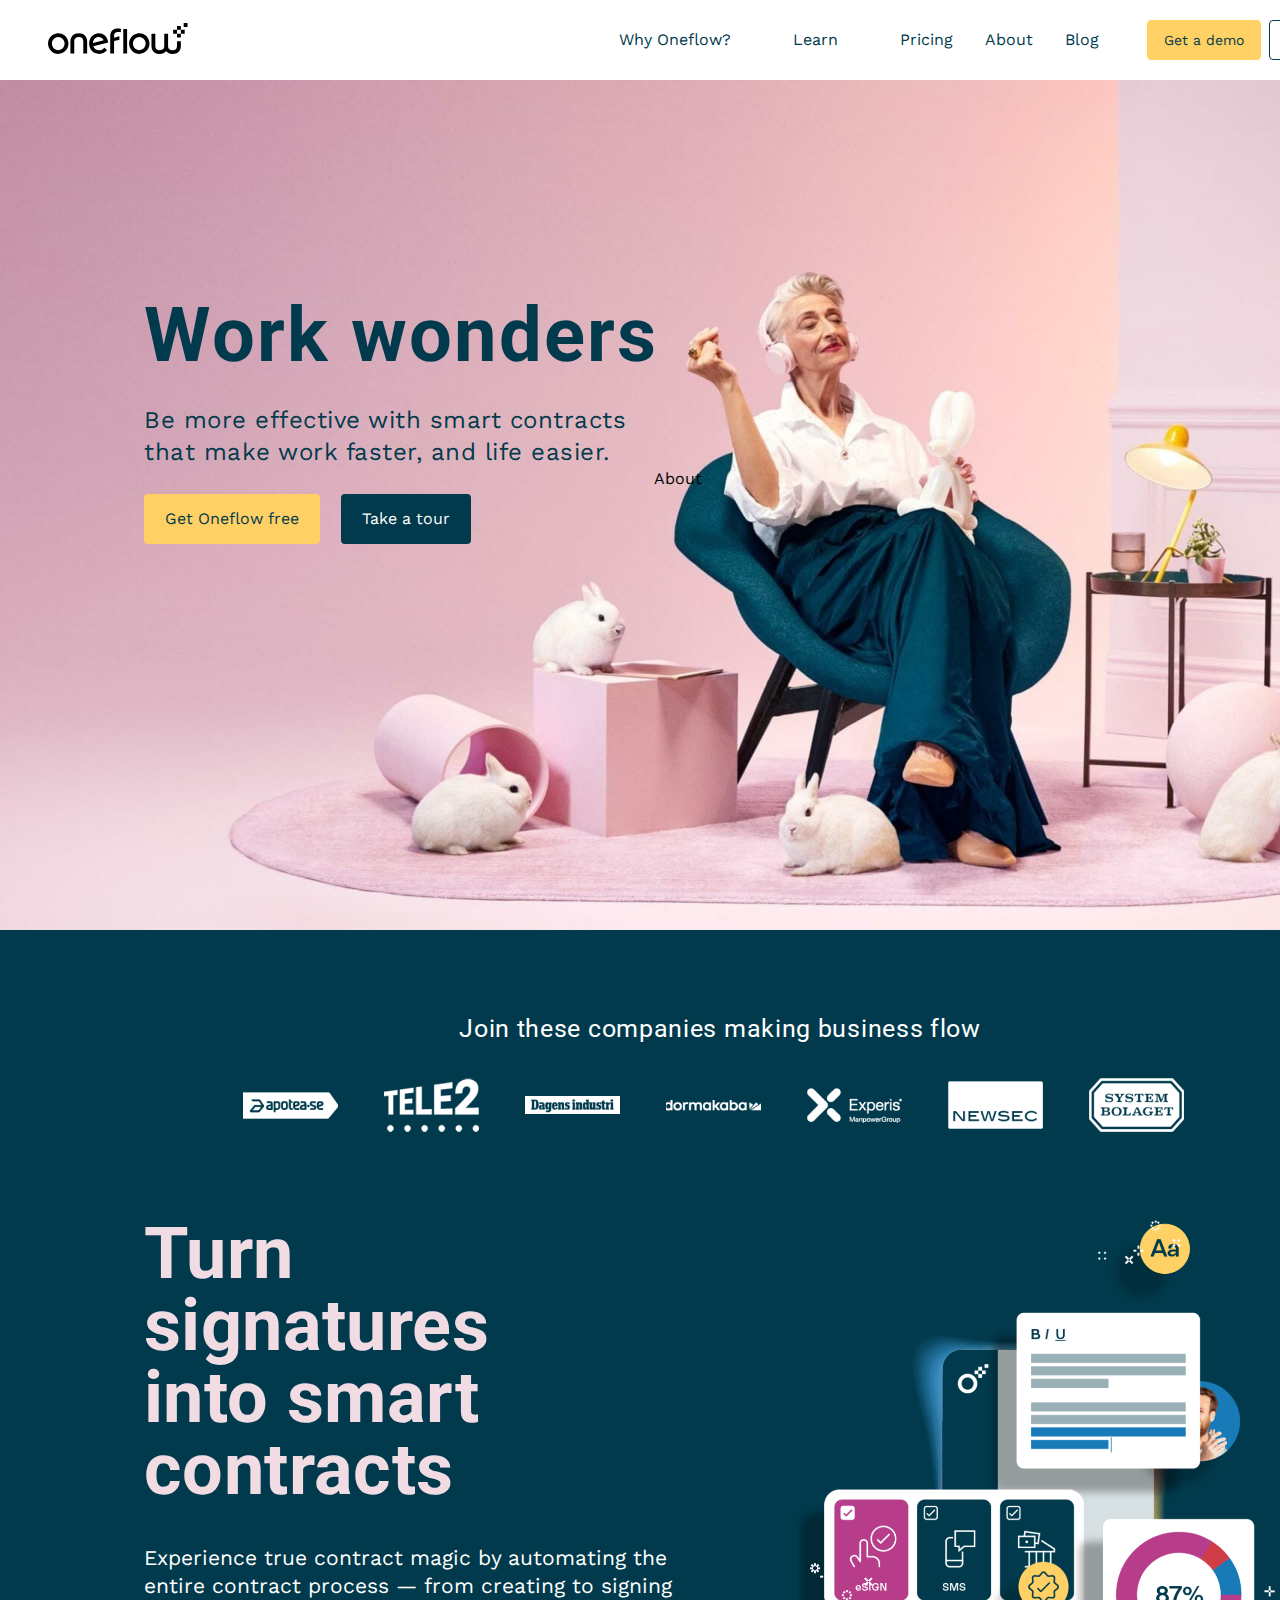
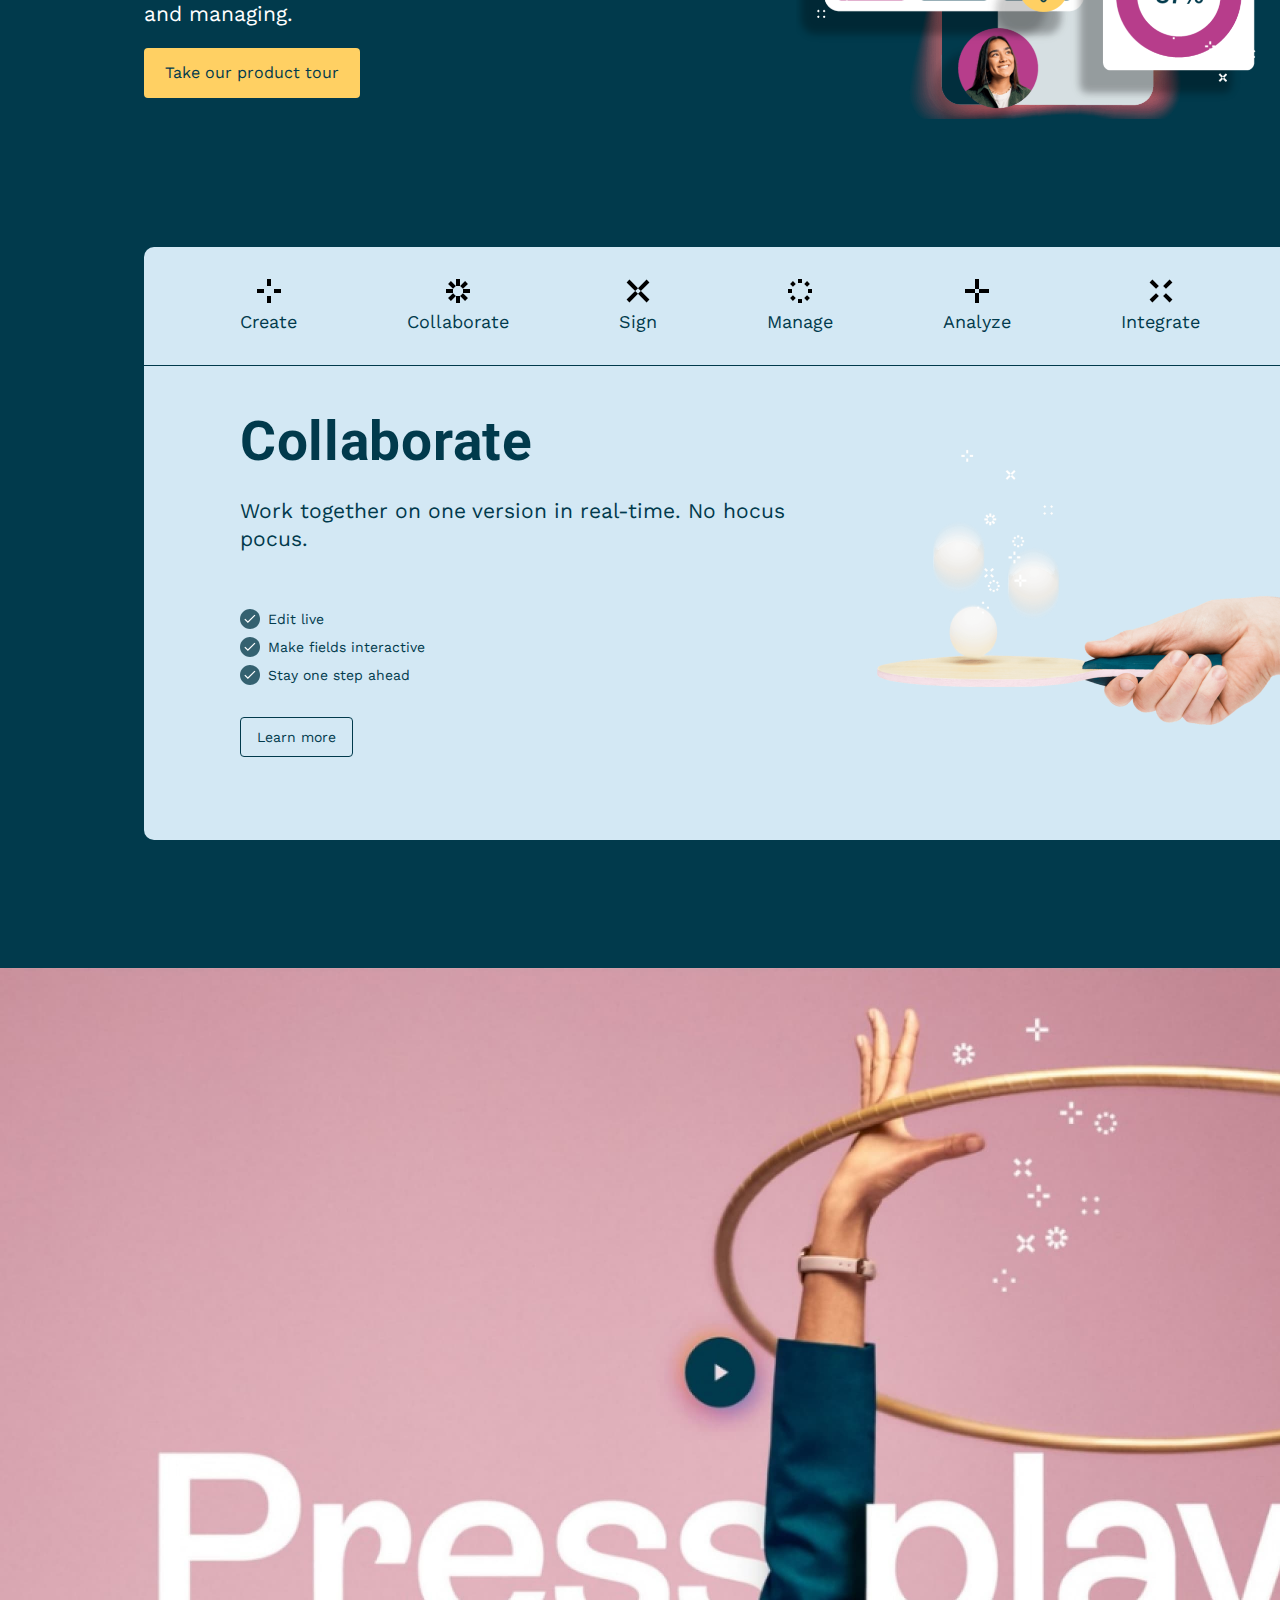
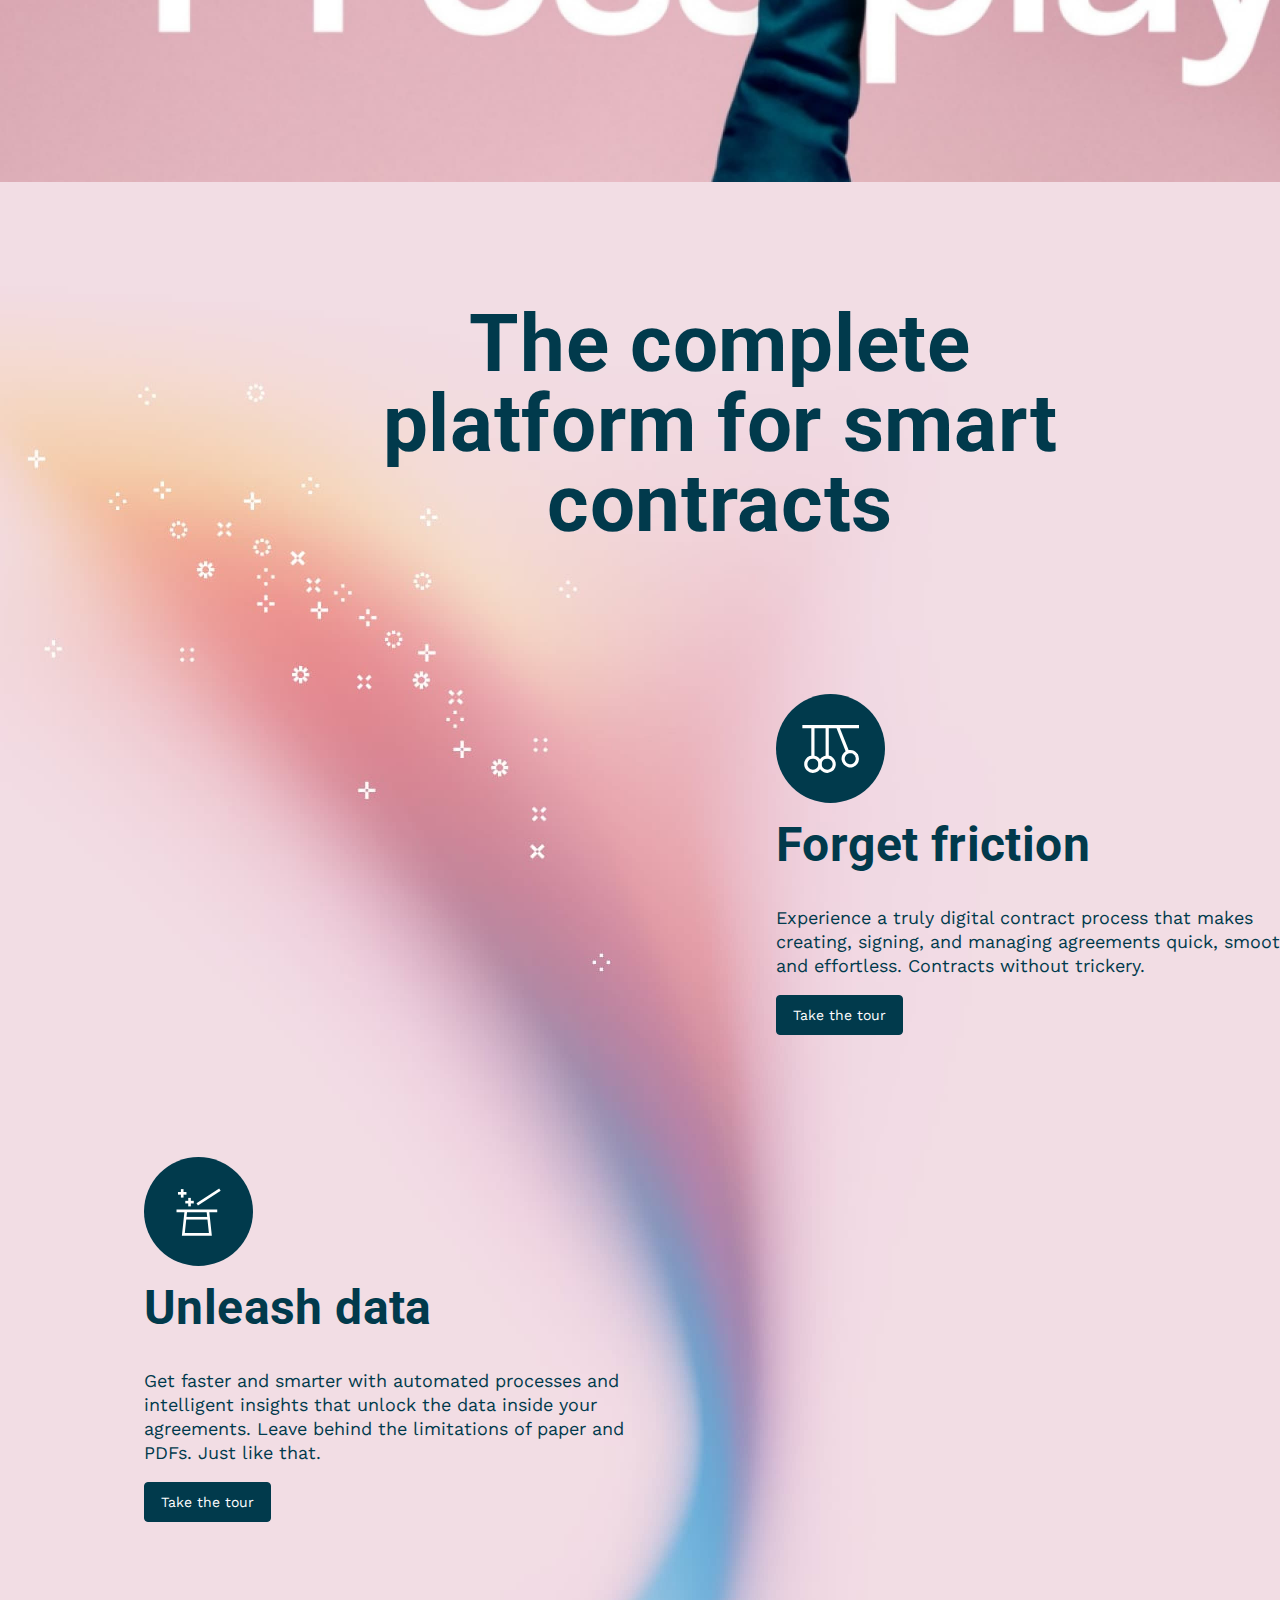
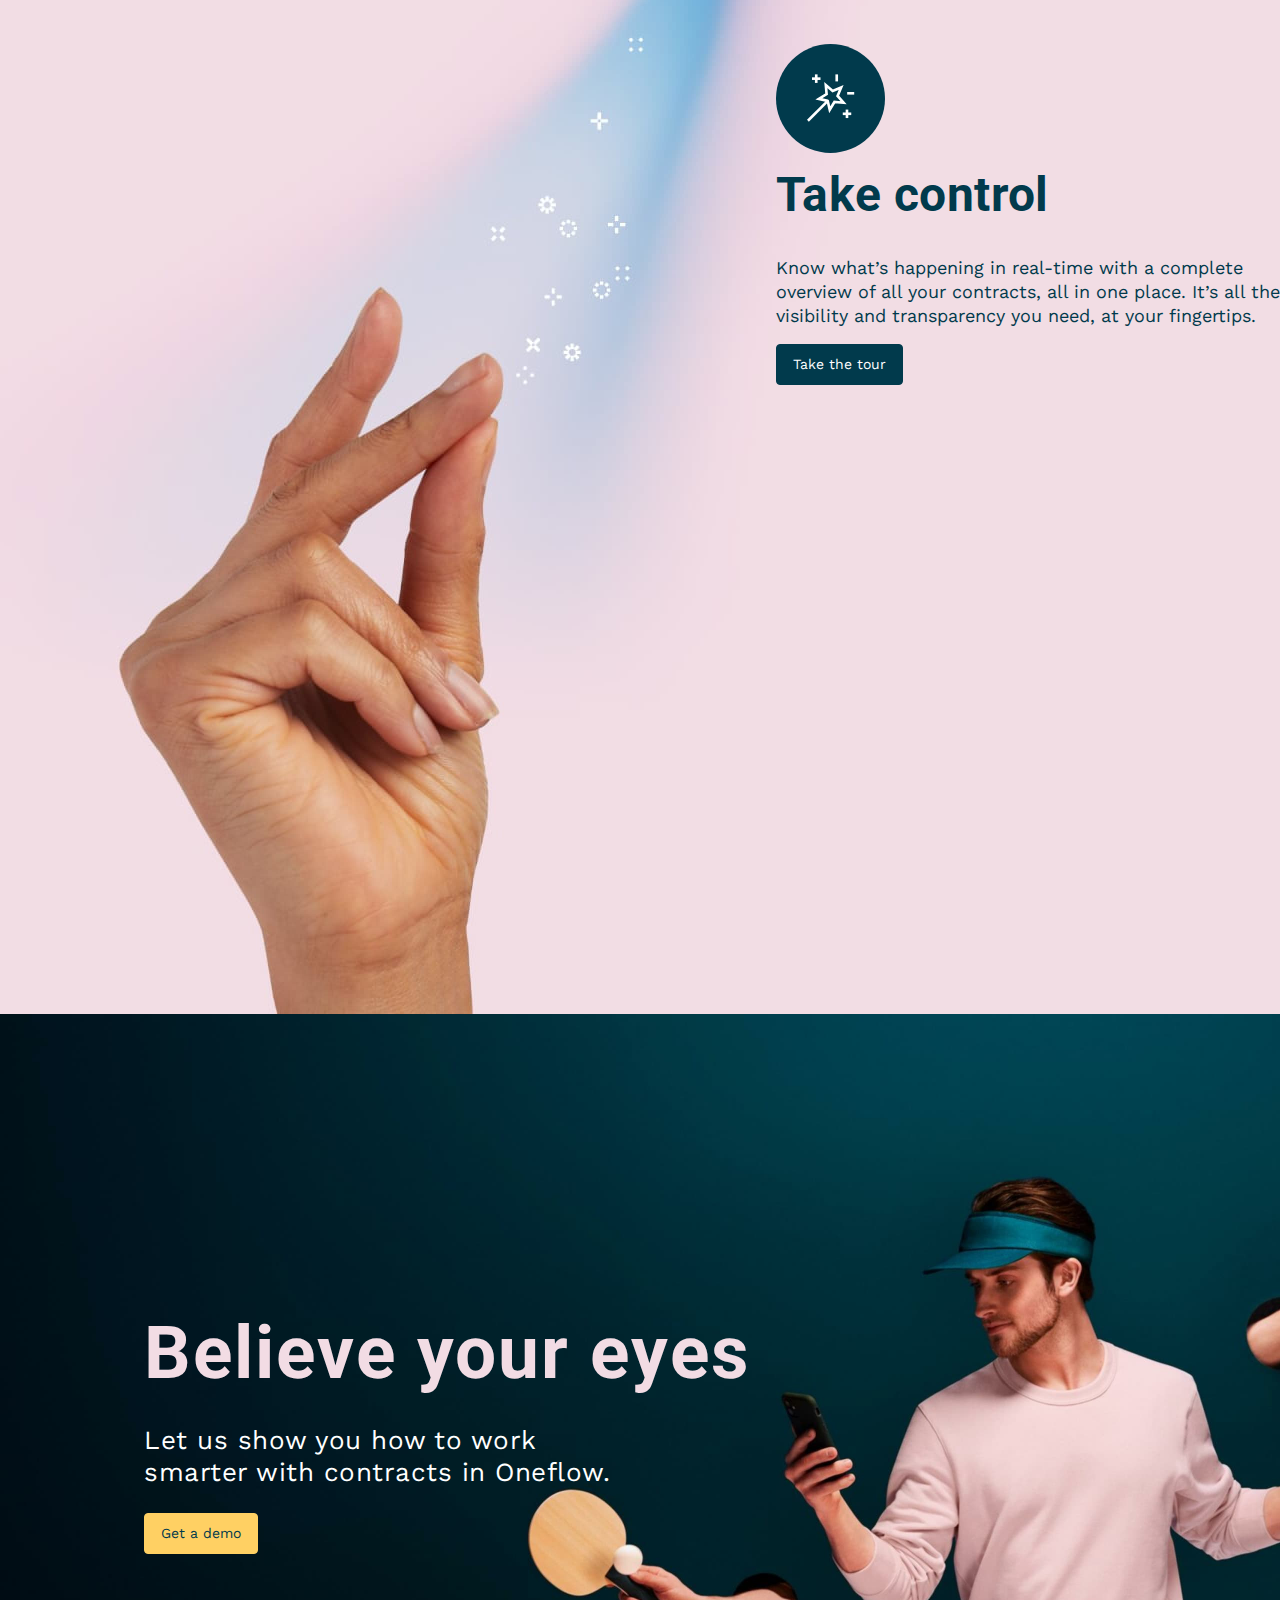
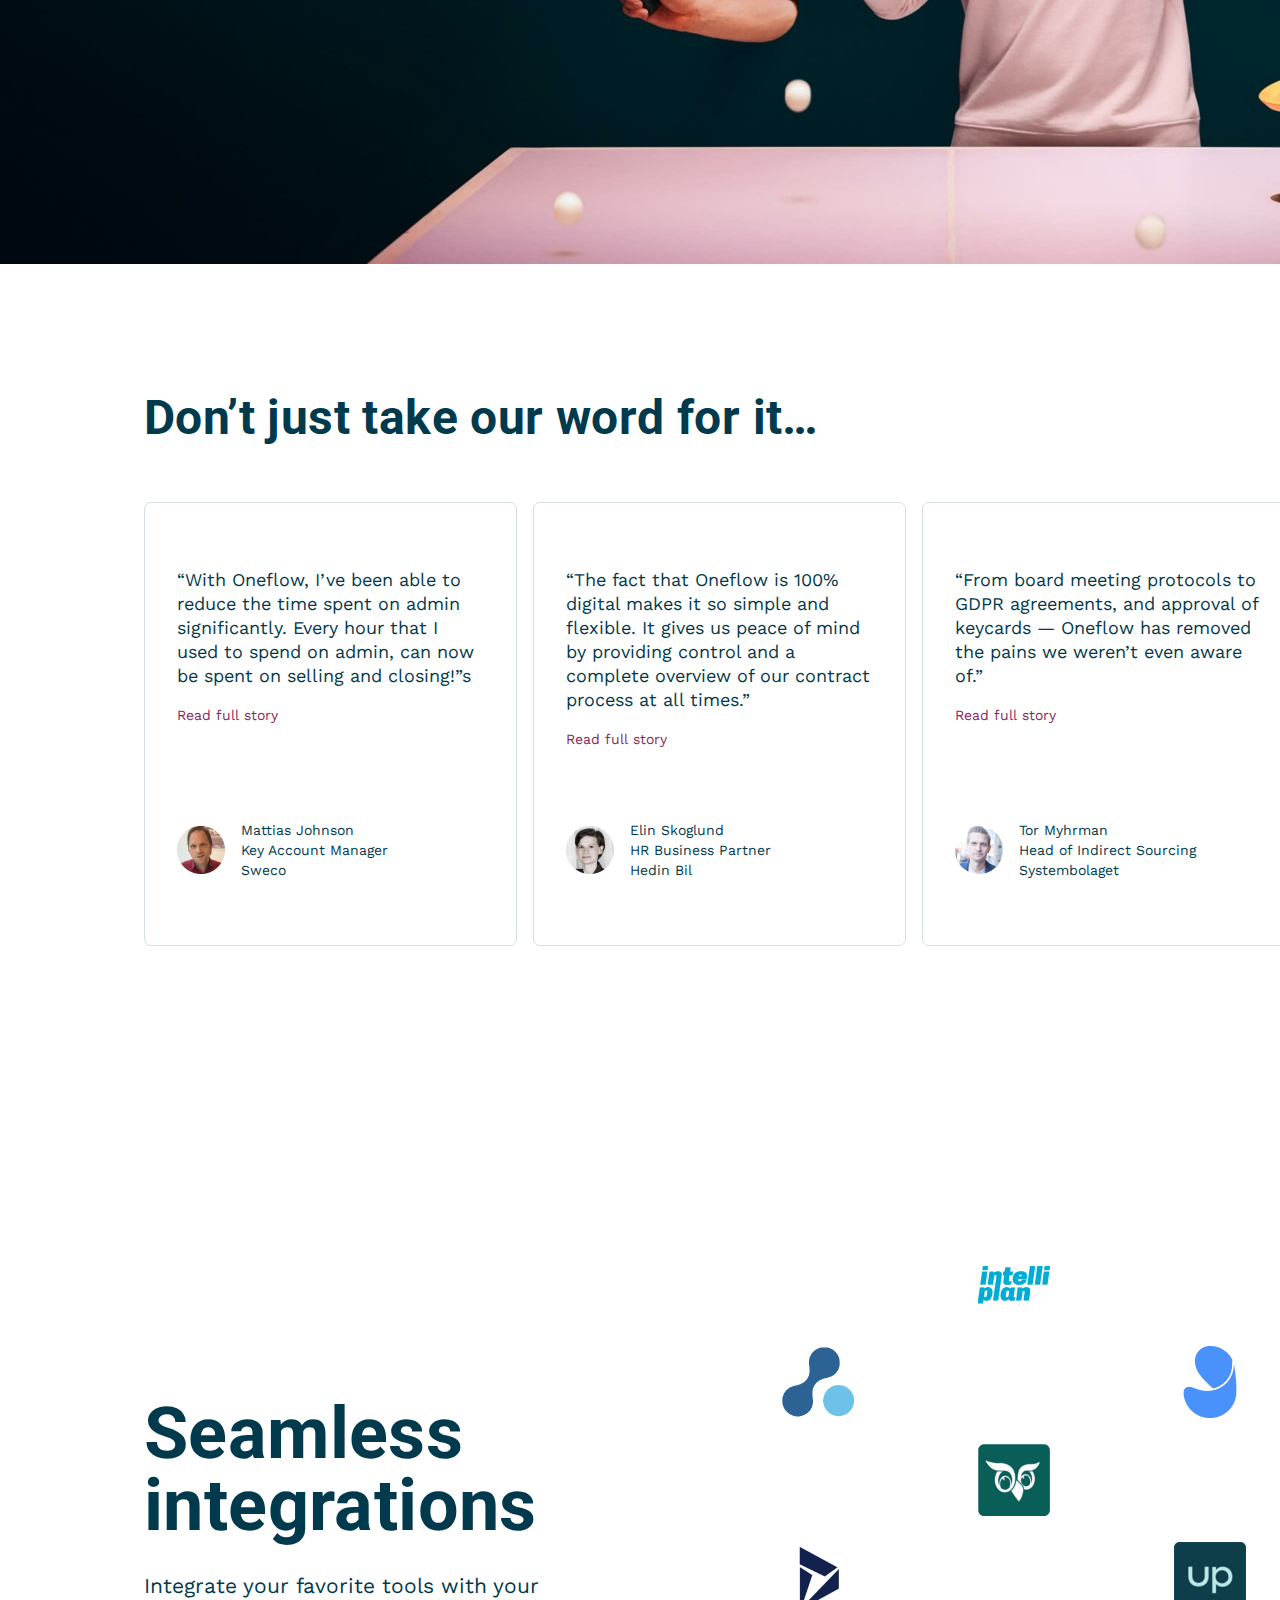
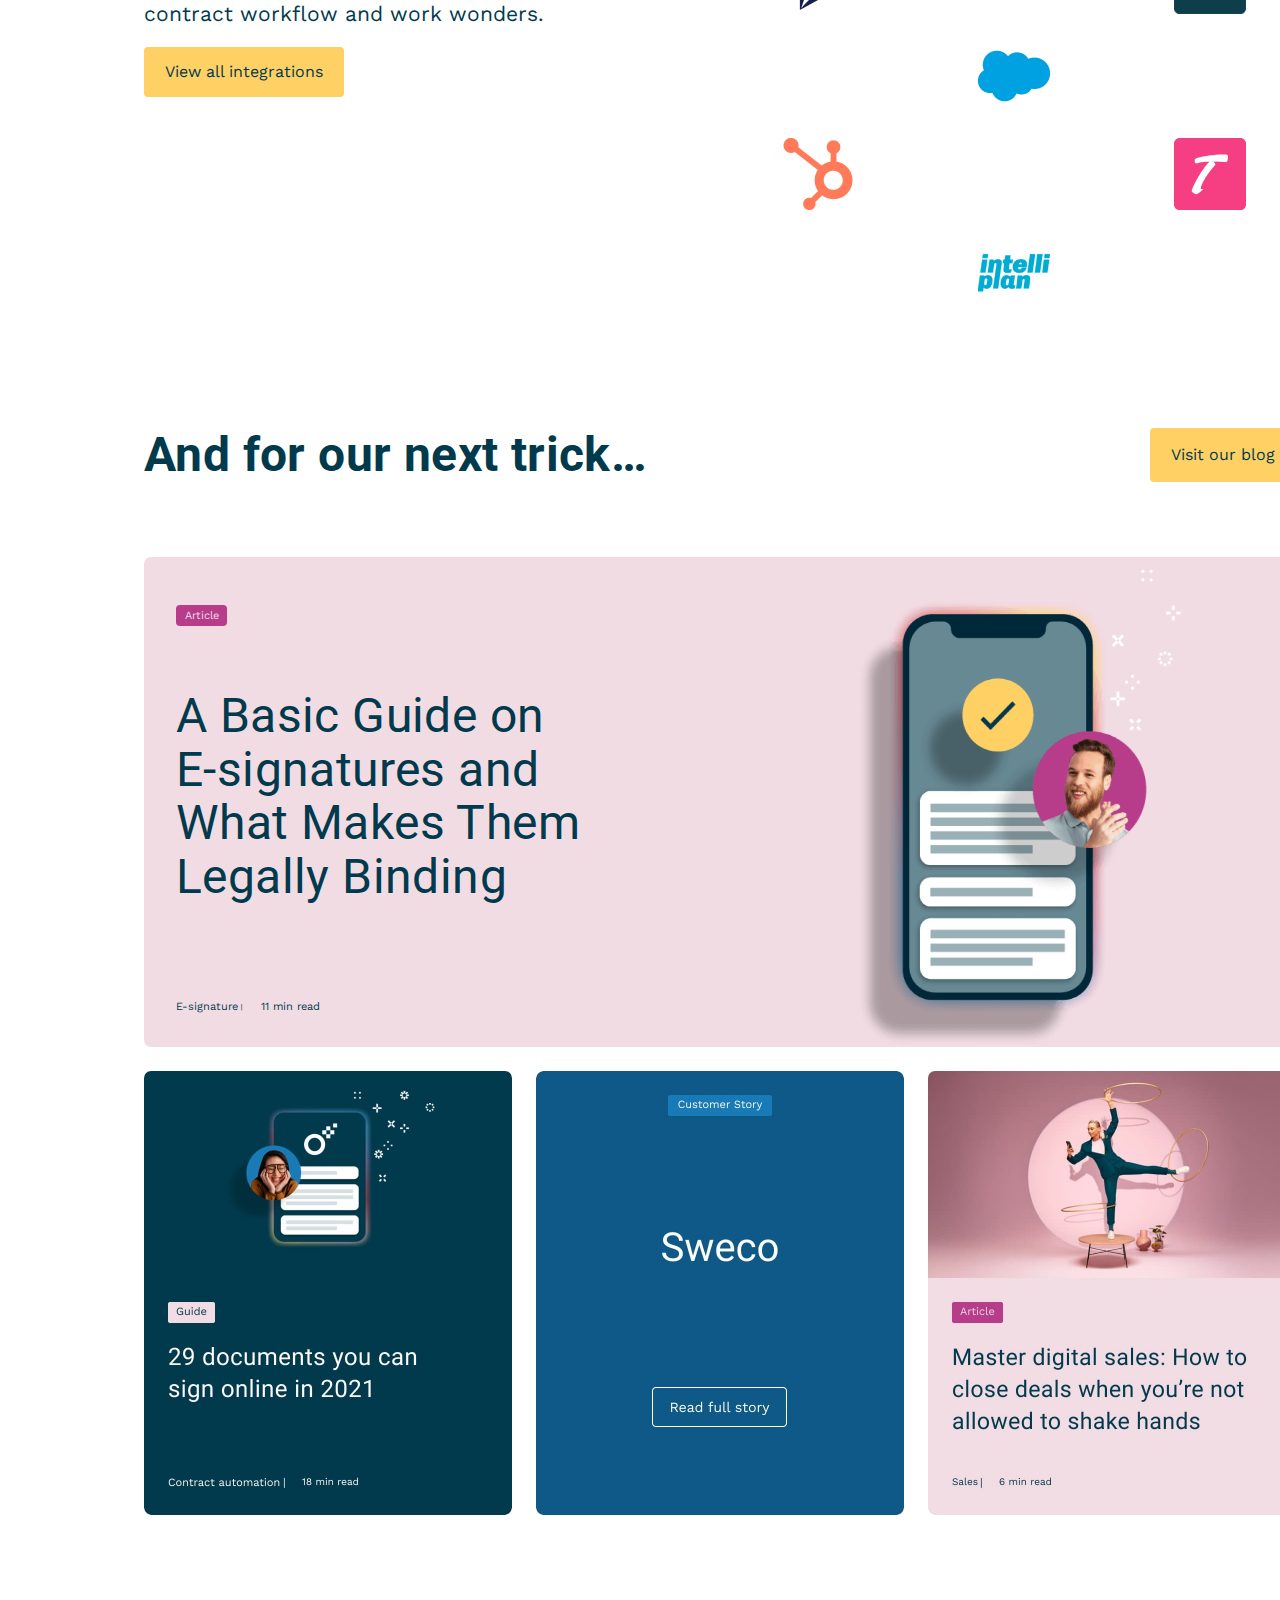
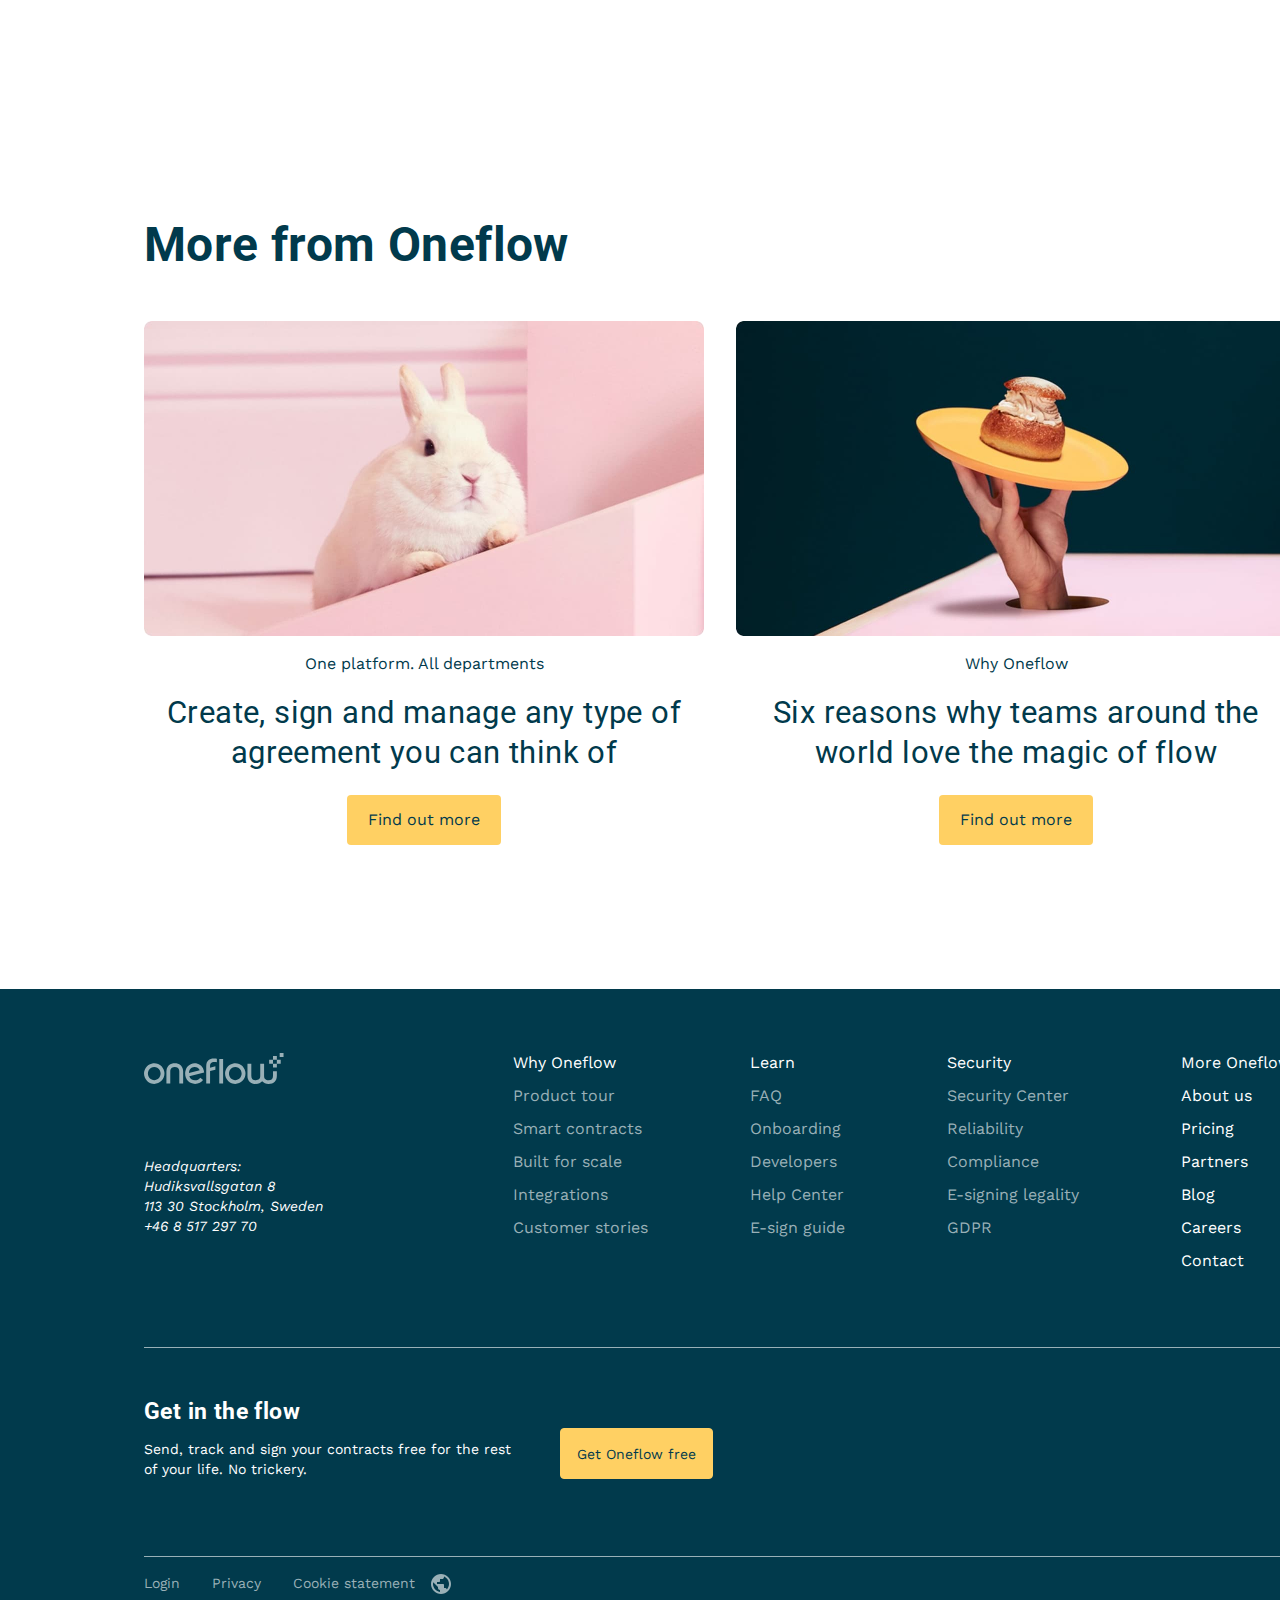
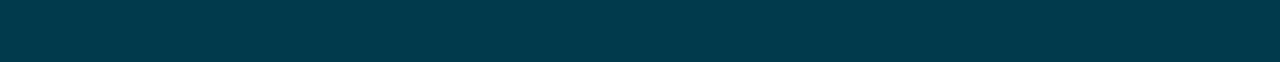
<file: index.html>
<!DOCTYPE html>
<html lang="en">
	<head>
		<meta charset="UTF-8" />
		<meta http-equiv="X-UA-Compatible" content="IE=edge" />
		<meta name="viewport" content="width=device-width, initial-scale=1.0" />
		<title>Oneflow</title>
		<link rel="preconnect" href="https://fonts.googleapis.com" />
		<link rel="preconnect" href="https://fonts.gstatic.com" crossorigin />
		<link
			href="https://fonts.googleapis.com/css2?family=Roboto:wght@400;700&family=Work+Sans&display=swap"
			rel="stylesheet"
		/>
		<link rel="stylesheet" href="./css/main.min.css" />
	</head>
	<body>
		<header>
			<div class="header">
				<a href="" class="logo">
					<svg class="header__logo" width="140" height="31"><use href="./images/sprite.svg#icon-logo"></use></svg>
				</a>
				<nav class="header__nav">
					<ul class="header__menu">
						<li class="header__item"><a href="" class="header__link">Why Oneflow?</a></li>
						<li class="header__item"><a href="" class="header__link">Learn</a></li>
						<li class="header__item"><a href="" class="header__link">Pricing</a></li>
						<li class="header__item"><a href="" class="header__link">About</a></li>
						<li class="header__item"><a href="" class="header__link">Blog</a></li>
					</ul>
				</nav>
				<button class="header__btn header__btn--demo">Get a demo</button>
				<button class="header__btn header__btn--login">Log in</button>

				<a class="header__earth" href="">
					<svg class="header__icon" width="20" height="20"><use href="./images/sprite.svg#icon-earth"></use></svg>
				</a>
			</div>
		</header>

		<section class="hero">
			<div class="container">
				<h1 class="hero__title">Work wonders</h1>
				<p class="hero__text">Be more effective with smart contracts that make work faster, and life easier.</p>
				<a href="" class="hero__link">About</a>
				<div class="hero__buttons">
					<button type="button" class="hero__btn">Get Oneflow free</button>
					<button type="button" class="hero__btn">Take a tour</button>
				</div>
			</div>
		</section>

		<section class="sign">
			<div class="container">
				<p class="sign__pretitle">Join these companies making business flow</p>
				<ul class="client-list">
					<li class="client-list__item">
						<img src="./images/vector2-1.png" alt="Company logo" class="client-list__img" />
					</li>
					<li class="client-list__item">
						<img src="./images/vector2-2.png" alt="Company logo" class="client-list__img" />
					</li>
					<li class="client-list__item">
						<img src="./images/vector2-3.png" alt="Company logo" class="client-list__img" />
					</li>
					<li class="client-list__item">
						<img src="./images/vector2-4.png" alt="Company logo" class="client-list__img" />
					</li>
					<li class="client-list__item">
						<img src="./images/vector2-5.png" alt="Company logo" class="client-list__img" />
					</li>
					<li class="client-list__item">
						<img src="./images/vector2-6.png" alt="Company logo" class="client-list__img" />
					</li>
					<li class="client-list__item">
						<img src="./images/vector2-7.png" alt="Company logo" class="client-list__img" />
					</li>
				</ul>
				<div class="sign__cover">
					<div class="sign__wrap">
						<h2 class="sign__title">Turn signatures into smart contracts</h2>
						<p class="sign__text">
							Experience true contract magic by automating the entire contract process — from creating to signing and
							managing.
						</p>
						<button class="sign__btn">Take our product tour</button>
					</div>
					<img src="./images/png3.png" alt="" width="500" />
				</div>
				<div class="collaborate">
					<ul class="collaborate-menu">
						<li class="collaborate-menu__item">
							<a href="" class="collaborate-menu__link">
								<svg class="collaborate-menu__icon" width="24" height="24">
									<use href="./images/sprite.svg#icon-collaborate-1"></use>
								</svg>
								<span class="collaborate-menu__subscribe">Create</span>
							</a>
						</li>
						<li class="collaborate-menu__item">
							<a href="" class="collaborate-menu__link">
								<svg class="collaborate-menu__icon" width="24" height="24">
									<use href="./images/sprite.svg#icon-collaborate-2"></use>
								</svg>
								<span class="collaborate-menu__subscribe">Collaborate</span>
							</a>
						</li>
						<li class="collaborate-menu__item">
							<a href="" class="collaborate-menu__link">
								<svg class="collaborate-menu__icon" width="24" height="24">
									<use href="./images/sprite.svg#icon-collaborate-3"></use>
								</svg>
								<span class="collaborate-menu__subscribe">Sign</span>
							</a>
						</li>
						<li class="collaborate-menu__item">
							<a href="" class="collaborate-menu__link">
								<svg class="collaborate-menu__icon" width="24" height="24">
									<use href="./images/sprite.svg#icon-collaborate-4"></use>
								</svg>
								<span class="collaborate-menu__subscribe">Manage</span>
							</a>
						</li>
						<li class="collaborate-menu__item">
							<a href="" class="collaborate-menu__link">
								<svg class="collaborate-menu__icon" width="24" height="24">
									<use href="./images/sprite.svg#icon-collaborate-5"></use>
								</svg>
								<span class="collaborate-menu__subscribe">Analyze</span>
							</a>
						</li>
						<li class="collaborate-menu__item">
							<a href="" class="collaborate-menu__link">
								<svg class="collaborate-menu__icon" width="24" height="24">
									<use href="./images/sprite.svg#icon-collaborate-6"></use>
								</svg>
								<span class="collaborate-menu__subscribe">Integrate</span>
							</a>
						</li>
					</ul>
					<div class="collaborate__cover">
						<div class="collaborate__wrap">
							<h2 class="collaborate__title">Collaborate</h2>
							<p class="collaborate__text">Work together on one version in real-time. No hocus pocus.</p>
							<ul class="collaborate__list">
								<li class="collaborate__item">
									<svg class="collaborate__icon" width="20" height="20">
										<use href="./images/sprite.svg#icon-collaborate-galo"></use>
									</svg>
									<a href="" class="collaborate__link">Edit live</a>
								</li>
								<li class="collaborate__item">
									<svg class="collaborate__icon" width="20" height="20">
										<use href="./images/sprite.svg#icon-collaborate-galo"></use>
									</svg>
									<a href="" class="collaborate__link">Make fields interactive</a>
								</li>
								<li class="collaborate__item">
									<svg class="collaborate__icon" width="20" height="20">
										<use href="./images/sprite.svg#icon-collaborate-galo"></use>
									</svg>
									<a href="" class="collaborate__link">Stay one step ahead</a>
								</li>
							</ul>
							<button type="button" class="collaborate__btn">Learn more</button>
						</div>
						<img src="./images/png-4.png" alt="" class="collaborate__img" width="420" />
					</div>
				</div>
			</div>
		</section>

		<section class="video-player"></section>

		<section class="platform">
			<div class="container">
				<h2 class="platform__title">The complete platform for smart contracts</h2>
				<div class="platform-card">
					<div class="platform-card__wrap">
						<div class="platform-card__icon-wrap">
							<svg class="platform-card__icon" width="57" height="48">
								<use href="./images/sprite.svg#icon-vector3-1"></use>
							</svg>
						</div>
						<h3 class="platform-card__title">Forget friction</h3>
						<p class="platform-card__text">
							Experience a truly digital contract process that makes creating, signing, and managing agreements quick,
							smooth, and effortless. Contracts without trickery.
						</p>
						<button class="platform-card__btn">Take the tour</button>
					</div>
				</div>
				<div class="platform-card">
					<div class="platform-card__wrap">
						<div class="platform-card__icon-wrap">
							<svg class="platform-card__icon" width="57" height="48">
								<use href="./images/sprite.svg#icon-vector3-2"></use>
							</svg>
						</div>
						<h3 class="platform-card__title">Unleash data</h3>
						<p class="platform-card__text">
							Get faster and smarter with automated processes and intelligent insights that unlock the data inside your
							agreements. Leave behind the limitations of paper and PDFs. Just like that.
						</p>
						<button class="platform-card__btn">Take the tour</button>
					</div>
				</div>
				<div class="platform-card">
					<div class="platform-card__wrap">
						<div class="platform-card__icon-wrap">
							<svg class="platform-card__icon" width="57" height="48">
								<use href="./images/sprite.svg#icon-vector3-3"></use>
							</svg>
						</div>
						<h3 class="platform-card__title">Take control</h3>
						<p class="platform-card__text">
							Know what’s happening in real-time with a complete overview of all your contracts, all in one place. It’s
							all the visibility and transparency you need, at your fingertips.
						</p>
						<button class="platform-card__btn">Take the tour</button>
					</div>
				</div>
			</div>
		</section>

		<section class="believe">
			<div class="container">
				<h2 class="believe__title">Believe your eyes</h2>
				<p class="believe__text">Let us show you how to work smarter with contracts in Oneflow.</p>
				<button type="button" class="believe__btn" id="dangerous-button">Get a demo</button>
			</div>
		</section>

		<section class="reviews">
			<div class="container">
				<h3 class="reviews__title">Don’t just take our word for it…</h3>
				<ul class="user-cards">
					<li class="user-cards__item">
						<p class="user-cards__text">
							“With Oneflow, I’ve been able to reduce the time spent on admin significantly. Every hour that I used to
							spend on admin, can now be spent on selling and closing!”s
						</p>
						<a href="" class="user-cards__link">Read full story</a>
						<div class="user-cards__signature">
							<img src="./images/user1.png" alt="" class="user-cards__img" />
							<p class="user-cards__name">
								Mattias Johnson
								<br />
								Key Account Manager
								<br />
								Sweco
							</p>
						</div>
					</li>
					<li class="user-cards__item">
						<p class="user-cards__text">
							“The fact that Oneflow is 100% digital makes it so simple and flexible. It gives us peace of mind by
							providing control and a complete overview of our contract process at all times.”
						</p>
						<a href="" class="user-cards__link">Read full story</a>
						<div class="user-cards__signature">
							<img src="./images/user2.png" alt="" class="user-cards__img" />
							<p class="user-cards__name">
								Elin Skoglund
								<br />
								HR Business Partner
								<br />
								Hedin Bil
							</p>
						</div>
					</li>
					<li class="user-cards__item">
						<p class="user-cards__text">
							“From board meeting protocols to GDPR agreements, and approval of keycards — Oneflow has removed the pains
							we weren’t even aware of.”
						</p>
						<a href="" class="user-cards__link">Read full story</a>
						<div class="user-cards__signature">
							<img src="./images/user3.png" alt="" class="user-cards__img" />
							<p class="user-cards__name">
								Tor Myhrman
								<br />
								Head of Indirect Sourcing
								<br />
								Systembolaget
							</p>
						</div>
					</li>
				</ul>
			</div>
		</section>

		<section class="integration">
			<div class="container">
				<div class="integration__cover">
					<div class="integration__wrap">
						<h2 class="integration__title">Seamless integrations</h2>
						<p class="integration__text">Integrate your favorite tools with your contract workflow and work wonders.</p>
						<button class="integration__btn">View all integrations</button>
					</div>
					<div class="grid">
						<div class="grid__box-1 grid__box"><img src="./images/grid-1.png" alt="" width="72" /></div>
						<div class="grid__box-2 grid__box"><img src="./images/grid-4.png" alt="" width="72" /></div>
						<div class="grid__box-3 grid__box"><img src="./images/grid-7.png" alt="" width="72" /></div>
						<div class="grid__box-4 grid__box"><img src="./images/grid-2.png" alt="" width="72" /></div>
						<div class="grid__box-5 grid__box"><img src="./images/grid-5.png" alt="" width="72" /></div>
						<div class="grid__box-6 grid__box"><img src="./images/grid-8.png" alt="" width="72" /></div>
						<div class="grid__box-7 grid__box"><img src="./images/grid-2.png" alt="" width="72" /></div>
						<div class="grid__box-8 grid__box"><img src="./images/grid-3.png" alt="" width="72" /></div>
						<div class="grid__box-9 grid__box"><img src="./images/grid-6.png" alt="" width="72" /></div>
						<div class="grid__box-10 grid__box"><img src="./images/grid-9.png" alt="" width="72" /></div>
					</div>
				</div>
			</div>
		</section>

		<section class="trick">
			<div class="container">
				<div class="trick__head">
					<h2 class="trick__title">And for our next trick…</h2>
					<button type="button" class="trick__btn">Visit our blog</button>
				</div>
				<div class="article">
					<div class="article__wrap">
						<button class="article__btn">Article</button>
						<h1 class="article__title">A Basic Guide on E-signatures and What Makes Them Legally Binding</h1>
						<p class="article__time">E-signature। &nbsp;&nbsp;&nbsp;11 min read</p>
					</div>
					<img src="./images/mobile-6.png" alt="" width="576" />
				</div>
				<ul class="trick__list">
					<li class="trick__item"><img src="./images/card-1.jpg" alt="" class="trick__img" width="368" /></li>
					<li class="trick__item"><img src="./images/card-2.jpg" alt="" class="trick__img" width="368" /></li>
					<li class="trick__item"><img src="./images/card-3.jpg" alt="" class="trick__img" width="368" /></li>
				</ul>
			</div>
		</section>

		<section class="oneflow">
			<div class="container">
				<h2 class="oneflow__title">More from Oneflow</h2>
				<ul class="oneflow__list">
					<li class="oneflow__item">
						<div class="oneflow-card">
							<img src="./images/8-rabbit.jpg" alt="" class="oneflow-card__img" />
							<p class="oneflow-card__pretitle">One platform. All departments</p>
							<p class="oneflow-card__subtitle">Create, sign and manage any type of agreement you can think of</p>
							<button class="oneflow-card__btn">Find out more</button>
						</div>
					</li>
					<li class="oneflow__item">
						<div class="oneflow-card">
							<img src="./images/8-cake.jpg" alt="" class="oneflow-card__img" />
							<p class="oneflow-card__pretitle">Why Oneflow</p>
							<p class="oneflow-card__subtitle">Six reasons why teams around the world love the magic of flow</p>
							<button class="oneflow-card__btn">Find out more</button>
						</div>
					</li>
				</ul>
			</div>
		</section>

		<footer class="footer">
			<div class="container">
				<div class="footer__head">
					<address>
						<a href="" class="logo">
							<svg class="footer__logo" width="140" height="31"><use href="./images/sprite.svg#icon-logo"></use></svg>
						</a>
						<p class="footer__address">
							Headquarters:
							<br />
							Hudiksvallsgatan 8
							<br />
							113 30 Stockholm, Sweden
							<br />
							+46 8 517 297 70
						</p>
					</address>
					<ul class="why__list">
						Why Oneflow
						<li class="why__item"><a href="" class="why__link">Product tour</a></li>
						<li class="why__item"><a href="" class="why__link">Smart contracts</a></li>
						<li class="why__item"><a href="" class="why__link">Built for scale</a></li>
						<li class="why__item"><a href="" class="why__link">Integrations</a></li>
						<li class="why__item"><a href="" class="why__link">Customer stories</a></li>
					</ul>
					<ul class="learn__list">
						Learn
						<li class="learn__item"><a href="" class="learn__link">FAQ</a></li>
						<li class="learn__item"><a href="" class="learn__link">Onboarding</a></li>
						<li class="learn__item"><a href="" class="learn__link">Developers</a></li>
						<li class="learn__item"><a href="" class="learn__link">Help Center</a></li>
						<li class="learn__item"><a href="" class="learn__link">E-sign guide</a></li>
					</ul>
					<ul class="security__list">
						Security
						<li class="security__item"><a href="" class="security__link">Security Center</a></li>
						<li class="security__item"><a href="" class="security__link">Reliability</a></li>
						<li class="security__item"><a href="" class="security__link">Compliance</a></li>
						<li class="security__item"><a href="" class="security__link">E-signing legality</a></li>
						<li class="security__item"><a href="" class="security__link">GDPR</a></li>
					</ul>
					<ul class="more__list">
						More Oneflow
						<li class="more__item"><a href="" class="more__link">About us</a></li>
						<li class="more__item"><a href="" class="more__link">Pricing</a></li>
						<li class="more__item"><a href="" class="more__link">Partners</a></li>
						<li class="more__item"><a href="" class="more__link">Blog</a></li>
						<li class="more__item"><a href="" class="more__link">Careers</a></li>
						<li class="more__item"><a href="" class="more__link">Contact</a></li>
					</ul>
				</div>
				<div class="footer__body">
					<h3 class="body__title">Get in the flow</h3>
					<div class="body__wrap">
						<p class="body__text">Send, track and sign your contracts free for the rest of your life. No trickery.</p>
						<button type="button" class="body__btn">Get Oneflow free</button>
					</div>
				</div>
				<div class="footer__tail">
					<ul class="tail__list">
						<li class="tail__item"><a href="" class="tail__link">Login</a></li>
						<li class="tail__item"><a href="" class="tail__link">Privacy</a></li>
						<li class="tail__item"><a href="" class="tail__link">Cookie statement</a></li>
						<li class="tail__item">
							<a href="" class="tail__link">
								<svg class="tail__logo" width="20" height="20"><use href="./images/sprite.svg#icon-earth"></use></svg>
							</a>
						</li>
					</ul>
				</div>
			</div>
		</footer>
		<script src="./js/easter.js"></script>
	</body>
</html>
</file>
<file: css/main.min.css>
body{color:#013a4c}.container{margin-left:auto;margin-right:auto;width:1440px;padding:0 144px}/*! modern-normalize v1.1.0 | MIT License | https://github.com/sindresorhus/modern-normalize */*,::before,::after{-webkit-box-sizing:border-box;box-sizing:border-box}html{line-height:1.15;-webkit-text-size-adjust:100%;-moz-tab-size:4;-o-tab-size:4;tab-size:4}body{margin:0;font-family:system-ui,-apple-system,"Segoe UI",Roboto,Helvetica,Arial,sans-serif,"Apple Color Emoji","Segoe UI Emoji"}hr{height:0;color:inherit}abbr[title]{-webkit-text-decoration:underline dotted;text-decoration:underline dotted}b,strong{font-weight:bolder}code,kbd,samp,pre{font-family:ui-monospace, SFMono-Regular, Consolas, "Liberation Mono", Menlo, monospace;font-size:1em}small{font-size:80%}sub,sup{font-size:75%;line-height:0;position:relative;vertical-align:baseline}sub{bottom:-0.25em}sup{top:-0.5em}table{text-indent:0;border-color:inherit}button,input,optgroup,select,textarea{font-family:inherit;font-size:100%;line-height:1.15;margin:0}button,select{text-transform:none}button,[type="button"],[type="reset"],[type="submit"]{-webkit-appearance:button}::-moz-focus-inner{border-style:none;padding:0}:-moz-focusring{outline:1px dotted ButtonText}:-moz-ui-invalid{box-shadow:none}legend{padding:0}progress{vertical-align:baseline}::-webkit-inner-spin-button,::-webkit-outer-spin-button{height:auto}[type="search"]{-webkit-appearance:textfield;outline-offset:-2px}::-webkit-search-decoration{-webkit-appearance:none}::-webkit-file-upload-button{-webkit-appearance:button;font:inherit}summary{display:list-item}h1,h2,h3,ul,li,p{margin:0;padding:0;list-style-type:none}a{display:block;text-decoration:none}img{display:block;max-width:100%;height:auto}button{margin:0;padding:0}header{height:80px}.header{display:-webkit-box;display:-ms-flexbox;display:flex;-webkit-box-align:center;-ms-flex-align:center;align-items:center;padding-left:48px;margin-left:auto;margin-right:auto;width:1440px}.header__nav{display:-webkit-box;display:-ms-flexbox;display:flex}.header__menu{display:-webkit-box;display:-ms-flexbox;display:flex;margin-left:431px}.header__item:nth-child(-n+2){margin-right:62px}.header__item:nth-last-child(-n+3){margin-right:32px}.header__item:last-child{margin-right:48px}.header__link{padding:30px 0;font-family:"Work Sans";font-style:normal;font-weight:400;font-size:16px;line-height:20px;color:#013a4c;-webkit-transition:color 300ms;transition:color 300ms}.header__link:hover{color:#ffd063}.header__btn--demo{padding:10px 16px;font-family:"Work Sans";font-size:14px;line-height:1.3;text-align:center;color:#013a4c;background-color:#ffd063;border:1px solid #ffd063;border-radius:4px;cursor:pointer;margin-right:8px;-webkit-transition:bacground-color 300ms, border 300ms;transition:bacground-color 300ms, border 300ms}.header__btn--demo:hover{background-color:transparent;border:1px solid #013a4c}.header__btn--login{padding:10px 16px;font-family:"Work Sans";font-size:14px;line-height:1.3;text-align:center;color:#013a4c;background-color:rgba(0,0,0,0);border:1px solid #013a4c;border-radius:4px;cursor:pointer;margin-right:48px;-webkit-transition:bacground-color 300ms, border 300ms;transition:bacground-color 300ms, border 300ms}.header__btn--login:hover{background-color:#ffd063;border:1px solid transparent}.header__earth{padding:28px 0}.header__earth:hover .header__icon{fill:red}.hero{margin-right:auto;margin-left:auto;max-width:1440px;width:100%;height:850px;padding:216px 0 296px;background-image:url(../images/background-1@2x.jpg);background-size:1440px 850px;background-position:center;background-repeat:no-repeat}.hero__title{font-family:"Roboto";font-size:76px;line-height:78px;letter-spacing:2px;color:#013a4c}.hero__text{width:491px;margin-top:31px;font-family:"Work Sans";font-size:24px;line-height:1.33;letter-spacing:0.5px;color:#013a4c}.hero__link{margin-left:510px;font-family:"Work Sans";font-size:16px;line-height:1.25;color:#000000}.hero__buttons{margin-top:5px}.hero__btn{padding:15px 21px;font-family:"Work Sans";font-size:16px;line-height:1.25;text-align:center;color:#013a4c;background-color:#ffd063;border-radius:4px;cursor:pointer;border:none}.hero__btn:last-child{margin-left:16px;padding:15px 21px;font-family:"Work Sans";font-size:16px;line-height:1.25;text-align:center;color:#fff;background-color:#013a4c;border-radius:4px;cursor:pointer;border:none}.sign{padding:80px 0 128px;width:1440px;margin-left:auto;margin-right:auto;background-color:#013a4c}.sign__pretitle{font-family:"Roboto";font-size:25px;line-height:1.52;text-align:center;letter-spacing:0.7px;color:#ffffff}.client-list{display:-webkit-box;display:-ms-flexbox;display:flex;-webkit-box-pack:center;-ms-flex-pack:center;justify-content:center;-webkit-box-align:center;-ms-flex-align:center;align-items:center;margin-top:24px}.client-list__item:not(:last-child){margin-right:32px}.client-list__img{margin-right:14px}.sign__cover{display:-webkit-box;display:-ms-flexbox;display:flex;-webkit-box-pack:justify;-ms-flex-pack:justify;justify-content:space-between;margin-top:80px}.sign__title{width:400px;font-family:"Roboto";font-size:72px;line-height:1;letter-spacing:0.4px;color:#f2dce4}.sign__text{width:528px;margin-top:38px;font-family:"Work Sans";font-size:21px;line-height:1.33;color:#ffffff}.sign__btn{margin-top:20px;padding:15px 21px;font-family:"Work Sans";font-size:16px;line-height:1.25;text-align:center;color:#013a4c;background-color:#ffd063;border-radius:4px;cursor:pointer;border:none}.collaborate{margin-top:128px;background-color:#d3e8f4;border-radius:10px}.collaborate-menu{display:-webkit-box;display:-ms-flexbox;display:flex;-webkit-box-pack:center;-ms-flex-pack:center;justify-content:center;border-bottom:1px solid #013a4c}.collaborate-menu__item:not(:last-child){margin-right:110px}.collaborate-menu__link{display:-webkit-box;display:-ms-flexbox;display:flex;-webkit-box-orient:vertical;-webkit-box-direction:normal;-ms-flex-direction:column;flex-direction:column;-webkit-box-pack:center;-ms-flex-pack:center;justify-content:center;padding:32px 0}.collaborate-menu__icon{margin:0 auto 7px}.collaborate-menu__subscribe{display:block;font-family:"Work Sans";font-size:18px;line-height:1.33;text-align:center;color:#013a4c}.collaborate__cover{display:-webkit-box;display:-ms-flexbox;display:flex;-webkit-box-pack:justify;-ms-flex-pack:justify;justify-content:space-between}.collaborate__wrap{padding:36px 0 80px 96px}.collaborate__title{font-family:"Roboto";font-weight:700;font-size:55px;line-height:1.45;letter-spacing:0.7px}.collaborate__text{width:545px;margin-top:15px;font-family:"Work Sans";font-size:21px;line-height:1.33}.collaborate__list{margin-top:56px}.collaborate__item{display:-webkit-box;display:-ms-flexbox;display:flex}.collaborate__item:not(:last-child){margin-bottom:8px}.collaborate__link{margin-left:8px;font-family:"Work Sans";font-size:14px;line-height:1.43;color:#013a4c}.collaborate__btn{margin-top:32px;padding:10px 16px;font-family:"Work Sans";font-size:14px;line-height:1.3;text-align:center;color:#013a4c;background-color:rgba(0,0,0,0);border:1px solid #013a4c;border-radius:4px;cursor:pointer}.collaborate__img{margin-top:56px}.video-player{width:1440px;height:814px;margin-left:auto;margin-right:auto;background-image:url(../images/background-2@2x.jpg);background-size:1440px 814px}.platform{height:2432px;width:1440px;margin-left:auto;margin-right:auto;background-image:url(../images/background-3@2x.jpg);background-size:1440px 2432px}.platform__title{width:830px;margin-left:auto;margin-right:auto;padding-top:122px;margin-bottom:150px;font-family:"Roboto";font-weight:700;font-size:80px;line-height:1;text-align:center;letter-spacing:0.7px}.platform-card:nth-child(2)>.platform-card__wrap{margin-left:auto}.platform-card:last-child>.platform-card__wrap{margin-left:auto}.platform-card:not(:last-child){margin-bottom:90px}.platform-card__wrap{width:520px}.platform-card__icon-wrap{width:109px;height:109px;border-radius:50%;background-color:#013a4c;display:-webkit-box;display:-ms-flexbox;display:flex;-webkit-box-pack:center;-ms-flex-pack:center;justify-content:center;-webkit-box-align:center;-ms-flex-align:center;align-items:center}.platform-card__title{margin-top:15px;font-family:"Roboto";font-weight:700;font-size:48px;line-height:1.12;letter-spacing:0.4px}.platform-card__text{width:520px;margin-top:34px;font-family:"Work Sans";font-size:18px;line-height:1.33}.platform-card__btn{margin-top:17px;margin-bottom:32px;padding:10px 16px;font-family:"Work Sans";font-size:14px;line-height:1.3;text-align:center;color:#fff;background-color:#013a4c;border:1px solid #013a4c;border-radius:4px;cursor:pointer}.believe{height:850px;width:1440px;margin-left:auto;margin-right:auto;padding:300px 0;background-image:url(../images/background-4@2x.jpg);background-size:1440px 850px}.believe__title{font-family:"Roboto";font-weight:700;font-size:73px;line-height:1.07;letter-spacing:2px;color:#f2dce4}.believe__text{width:470px;margin-top:32px;font-family:"Work Sans";font-size:26px;line-height:1.23;letter-spacing:0.5px;color:#ffffff}.believe__btn{margin-top:25px;padding:10px 16px;font-family:"Work Sans";font-size:14px;line-height:1.3;text-align:center;color:#013a4c;background-color:#ffd063;border:1px solid #ffd063;border-radius:4px;cursor:pointer}.reviews{padding-top:127px;padding-bottom:102px}.reviews__title{font-family:"Roboto";font-size:48px;line-height:1.12;letter-spacing:0.4px}.user-cards{margin-top:57px;display:-webkit-box;display:-ms-flexbox;display:flex}.user-cards__item{display:-webkit-box;display:-ms-flexbox;display:flex;-webkit-box-orient:vertical;-webkit-box-direction:normal;-ms-flex-direction:column;flex-direction:column;height:444px;width:373px;padding:65px 32px;border-radius:7px;border:1px solid #d6dfe2}.user-cards__item:not(:last-child){margin-right:16px}.user-cards__text{font-family:"Work Sans";font-size:18px;line-height:1.33}.user-cards__link{margin-top:18px;font-family:"Work Sans";font-size:14px;line-height:1.3;color:#89285b}.user-cards__signature{display:-webkit-box;display:-ms-flexbox;display:flex;-webkit-box-align:center;-ms-flex-align:center;align-items:center;margin-top:auto}.user-cards__img{width:48px;height:48px}.user-cards__name{margin-left:16px;font-family:"Work Sans";font-size:14px;line-height:1.43}.integration{padding:150px 0 70px}.integration__cover{display:-webkit-box;display:-ms-flexbox;display:flex}.integration__wrap{margin-top:200px}.integration__title{font-family:"Roboto";font-size:72px;line-height:1;letter-spacing:0.4px}.integration__text{width:400px;margin-top:30px;font-family:"Work Sans";font-size:21px;line-height:1.33}.integration__btn{margin-top:19px;padding:15px 21px;font-family:"Work Sans";font-size:16px;line-height:1.25;text-align:center;color:#013a4c;background-color:#ffd063;border-radius:4px;cursor:pointer;border:none}.grid{width:564px;display:-ms-grid;display:grid;-ms-grid-columns:(1fr)[6];grid-template-columns:repeat(6, 1fr);-ms-grid-rows:(1fr)[8];grid-template-rows:repeat(8, 1fr);grid-column-gap:24px;grid-row-gap:24px}.grid__box{display:-webkit-box;display:-ms-flexbox;display:flex;-webkit-box-pack:center;-ms-flex-pack:center;justify-content:center;-webkit-box-align:center;-ms-flex-align:center;align-items:center}.grid__box-1{width:172px;height:172px;-ms-grid-row:2;-ms-grid-row-span:2;-ms-grid-column:1;-ms-grid-column-span:2;grid-area:2 / 1 / 4 / 3}.grid__box-2{width:172px;height:172px;-ms-grid-row:4;-ms-grid-row-span:2;-ms-grid-column:1;-ms-grid-column-span:2;grid-area:4 / 1 / 6 / 3}.grid__box-3{width:172px;height:172px;-ms-grid-row:6;-ms-grid-row-span:2;-ms-grid-column:1;-ms-grid-column-span:2;grid-area:6 / 1 / 8 / 3}.grid__box-4{width:172px;height:172px;-ms-grid-row:1;-ms-grid-row-span:2;-ms-grid-column:3;-ms-grid-column-span:2;grid-area:1 / 3 / 3 / 5}.grid__box-5{width:172px;height:172px;-ms-grid-row:3;-ms-grid-row-span:2;-ms-grid-column:3;-ms-grid-column-span:2;grid-area:3 / 3 / 5 / 5}.grid__box-6{width:172px;height:172px;-ms-grid-row:5;-ms-grid-row-span:2;-ms-grid-column:3;-ms-grid-column-span:2;grid-area:5 / 3 / 7 / 5}.grid__box-7{width:172px;height:172px;-ms-grid-row:7;-ms-grid-row-span:2;-ms-grid-column:3;-ms-grid-column-span:2;grid-area:7 / 3 / 9 / 5}.grid__box-8{width:172px;height:172px;-ms-grid-row:2;-ms-grid-row-span:2;-ms-grid-column:5;-ms-grid-column-span:2;grid-area:2 / 5 / 4 / 7}.grid__box-9{width:172px;height:172px;-ms-grid-row:4;-ms-grid-row-span:2;-ms-grid-column:5;-ms-grid-column-span:2;grid-area:4 / 5 / 6 / 7}.grid__box-10{width:172px;height:172px;-ms-grid-row:6;-ms-grid-row-span:2;-ms-grid-column:5;-ms-grid-column-span:2;grid-area:6 / 5 / 8 / 7}.trick{padding-bottom:48px}.trick__head{display:-webkit-box;display:-ms-flexbox;display:flex;-webkit-box-pack:justify;-ms-flex-pack:justify;justify-content:space-between}.trick__title{font-family:"Roboto";font-weight:700;font-size:48px;line-height:1.12;letter-spacing:0.4px}.trick__btn{padding:15px 21px;font-family:"Work Sans";font-size:16px;line-height:1.25;text-align:center;color:#013a4c;background-color:#ffd063;border-radius:4px;cursor:pointer;border:none}.article{display:-webkit-box;display:-ms-flexbox;display:flex;-webkit-box-pack:justify;-ms-flex-pack:justify;justify-content:space-between;margin-top:75px;background-color:#f2dce4;border-radius:7px}.article__wrap{padding:48px 0 32px 32px}.article__btn{width:51px;height:21px;font-family:"Work Sans";font-size:11px;line-height:1;color:#f2dce4;background-color:#b73d8b;border:none;border-radius:4px;cursor:pointer}.article__title{width:420px;margin-top:63px;font-family:"Roboto";font-weight:400;font-size:48px;line-height:1.12;letter-spacing:0.4px}.article__time{margin-top:95px;font-family:"Work Sans";font-size:11px;line-height:1.45}.trick__list{display:-webkit-box;display:-ms-flexbox;display:flex;margin-top:24px}.trick__item:not(:last-child){margin-right:24px}.trick__img{border-radius:7px}.oneflow{padding:255px 0 144px}.oneflow__title{font-family:"Roboto";font-weight:700;font-size:48px;line-height:1.12;letter-spacing:0.4px}.oneflow__list{display:-webkit-box;display:-ms-flexbox;display:flex;margin-top:49px}.oneflow__item:not(:last-child){margin-right:32px}.oneflow-card__img{border-radius:7px}.oneflow-card__pretitle{margin-top:18px;font-family:"Work Sans";font-size:16px;line-height:1.25;text-align:center}.oneflow-card__subtitle{margin-top:19px;font-family:"Roboto";font-size:31px;line-height:1.3;text-align:center;letter-spacing:0.4px}.oneflow-card__btn{display:block;margin:22px auto 0;padding:15px 21px;font-family:"Work Sans";font-size:16px;line-height:1.25;text-align:center;color:#013a4c;background-color:#ffd063;border-radius:4px;cursor:pointer;border:none}.footer{padding:64px 0;background-color:#013a4c}.footer__head{display:-webkit-box;display:-ms-flexbox;display:flex;height:295px;border-bottom:1px solid #99b0b7}.footer__logo{fill:#99b0b7}.footer__address{margin-top:67px;margin-right:190px;font-family:"Work Sans";font-size:14px;line-height:1.43;color:#ffffff}.why__list{margin-right:102px;font-family:"Work Sans";font-size:16px;line-height:1.25;color:#ffffff}.why__item{margin-top:13px}.why__link{font-family:"Work Sans";font-size:16px;line-height:1.25;color:#99b0b7}.learn__list{margin-right:102px;font-family:"Work Sans";font-size:16px;line-height:1.25;color:#ffffff}.learn__item{margin-top:13px}.learn__link{font-family:"Work Sans";font-size:16px;line-height:1.25;color:#99b0b7}.security__list{margin-right:102px;font-family:"Work Sans";font-size:16px;line-height:1.25;color:#ffffff}.security__item{margin-top:13px}.security__link{font-family:"Work Sans";font-size:16px;line-height:1.25;color:#99b0b7}.more__list{font-family:"Work Sans";font-size:16px;line-height:1.25;color:#ffffff}.more__item{margin-top:13px}.more__link{font-family:"Work Sans";font-size:16px;line-height:1.25;color:#ffffff}.footer__body{height:209px;padding:48px 0 80px;border-bottom:1px solid #99b0b7}.body__title{font-family:"Roboto";font-size:23px;line-height:1.4;letter-spacing:0.4px;color:#ffffff}.body__wrap{display:-webkit-box;display:-ms-flexbox;display:flex}.body__text{width:368px;margin-top:11px;font-family:"Work Sans";font-size:14px;line-height:1.43;color:#ffffff}.body__btn{margin-left:48px;padding:10px 16px;font-family:"Work Sans";font-size:14px;line-height:1.3;text-align:center;color:#013a4c;background-color:#ffd063;border:1px solid #ffd063;border-radius:4px;cursor:pointer}.footer__tail{padding-top:17px}.tail__list{display:-webkit-box;display:-ms-flexbox;display:flex}.tail__item:nth-child(-n+2){margin-right:32px}.tail__item:nth-child(3){margin-right:16px}.tail__link{font-family:"Work Sans";font-size:14px;line-height:1.3;color:#99b0b7}.tail__logo{fill:#99b0b7}h1,h2,h3,ul,li,p{margin:0;padding:0;list-style-type:none}a{display:block;text-decoration:none}img{display:block;max-width:100%;height:auto}button{margin:0;padding:0}h1,h2,h3,ul,li,p{margin:0;padding:0;list-style-type:none}a{display:block;text-decoration:none}img{display:block;max-width:100%;height:auto}button{margin:0;padding:0}
/*# sourceMappingURL=main.min.css.map */
</file>
